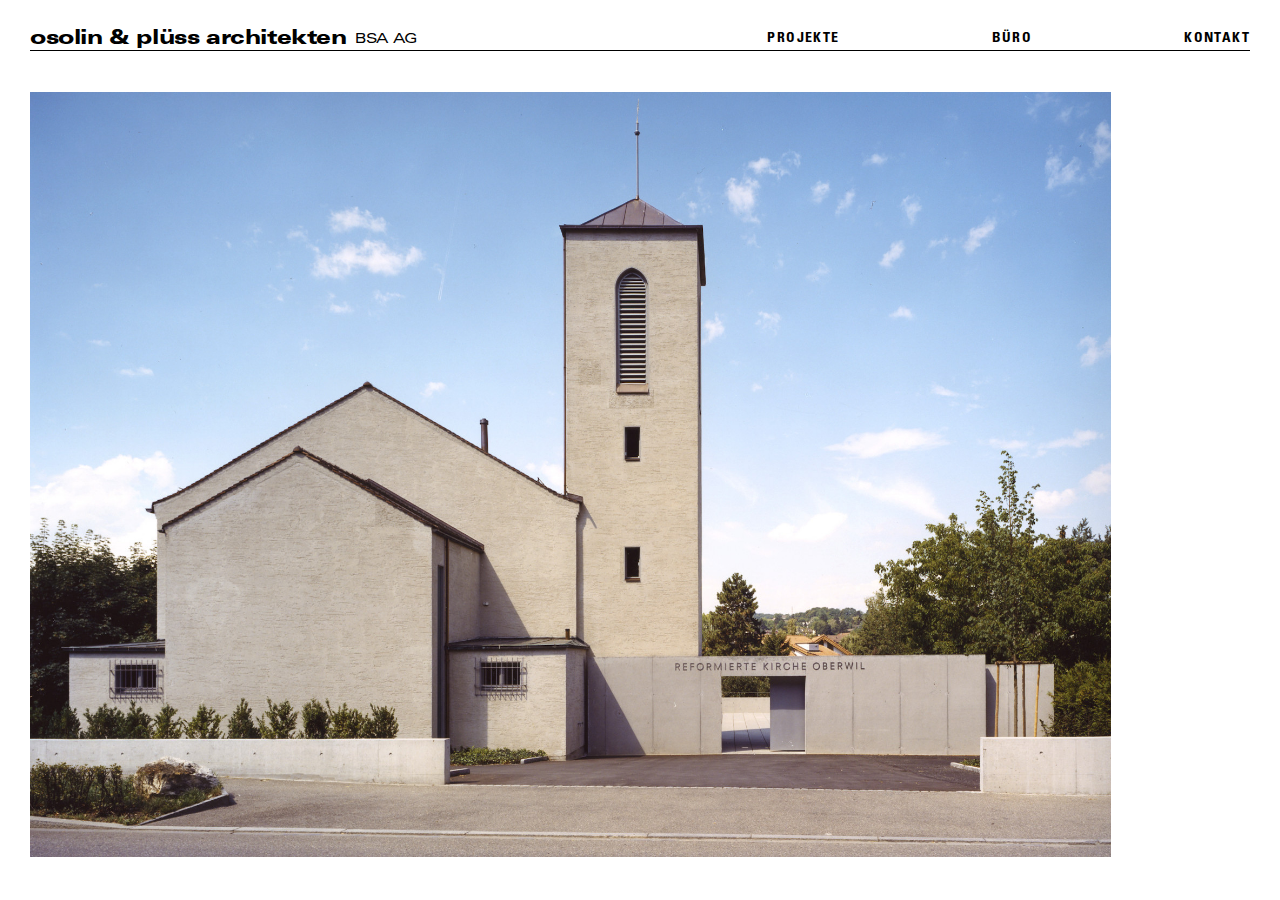
<file: index.html>
<!DOCTYPE html>
<html lang="en">

<head>
    <meta charset="UTF-8">
    <meta http-equiv="X-UA-Compatible" content="IE=edge">
    <meta name="viewport" content="width=device-width, initial-scale=1.0">
    <link rel="stylesheet" href="./public/css/styles.css">

    <script src="https://ajax.googleapis.com/ajax/libs/jquery/3.6.0/jquery.min.js"></script>
    <script src='./scripts/modernizr-custom.js'></script>

    <title>Osolin & Plüss Architekten</title>
</head>


<body>
    <div class="main-parent">
        <div class="padding-child"></div>
        <div class="header-child">
            <span class="logo-title">
                <span class="logo-bg" title="./index.html">osolin & plüss architekten </span>
                <span class="logo-title-add ">BSA AG</span>
            </span>
            <div class="header-links">
                <span class="projekt"> 
                    <p class="clickable-pl">PROJEKTE</p>
                    <p class="closed-list">X</p>
                </span>
                <span class="büro"> <p class="clickable" title="./buero.html">BÜRO</p> </span>
                <span class="kontakt" > <p class="clickable" title="./kontakt.html">KONTAKT</p></span>

                <!-- projekt unten für mobile -->
                <span class="projekt-m"> 
                    <p class="clickable-pl" >PROJEKTE</p>
                    <p class="closed-list">V</p>
                </span>
                <!--  -->
                
            </div>

        </div>
        <div class="projectlist-child">
            <div class="projectlist-title-container">
                <div class="list-padding"></div>
                <div class="projectlist">
                    <!-- <span class="projectlist-title">
                        <p class="clickable clickable-pl">PROJEKTE</p>
                        <p class="closed-list">X</p>

                    </span> -->
                </div>
            </div>
            <div class="list-container">
                <div class="list-column-on">
                    <span class="list-item">
                        <p class="clickable" title="./p11.html"> 11 Klybeckstrasse </p>
                    </span>
                    <span class="list-item">
                        <p class="clickable" title="./p22.html"> 22 Reformierte Kirche Oberwil </p>
                    </span>
                </div>
                <div class="list-column-on-2">
                    <span class="list-item">
                        <p class="clickable" title="./p35.html"> 35 Aescherstrasse </p>
                    </span>
                    <span class="list-item">
                        <p class="clickable" title="./p40.html"> 40 Musikakademie </p>
                    </span>


                </div>

            </div>
        </div>
        <div class="content-wrapper">
            <div class="content-child">
                <div class="img-section">
                    <div class="img-container-x">

                        <div class="img-padding-hor-cont">

                            <img class="image img-index" src="./public/img/22RKO/Bilder/RKO 1.JPG" alt="">
                        

                            <div class="img-padding-hor"></div>
                        </div>
                        <div class="img-padding-vert"></div>
                    </div>
                    <div class="plan-container">

                        <div class="img-padding-hor-cont">


                            <div class="img-padding-hor"></div>
                        </div>
                        <div class="img-padding-vert"></div>
                    </div>

                </div>
            </div>
        </div>
        <div class="padding-child-2"></div>
    </div>






</body>

<script type="" src='./scripts/projectList.js'></script>
<script type="" src='./scripts/slider.js'></script>
<script type='text/javascript' src='./scripts/dynamicpage.js'></script>

</html>
</file>
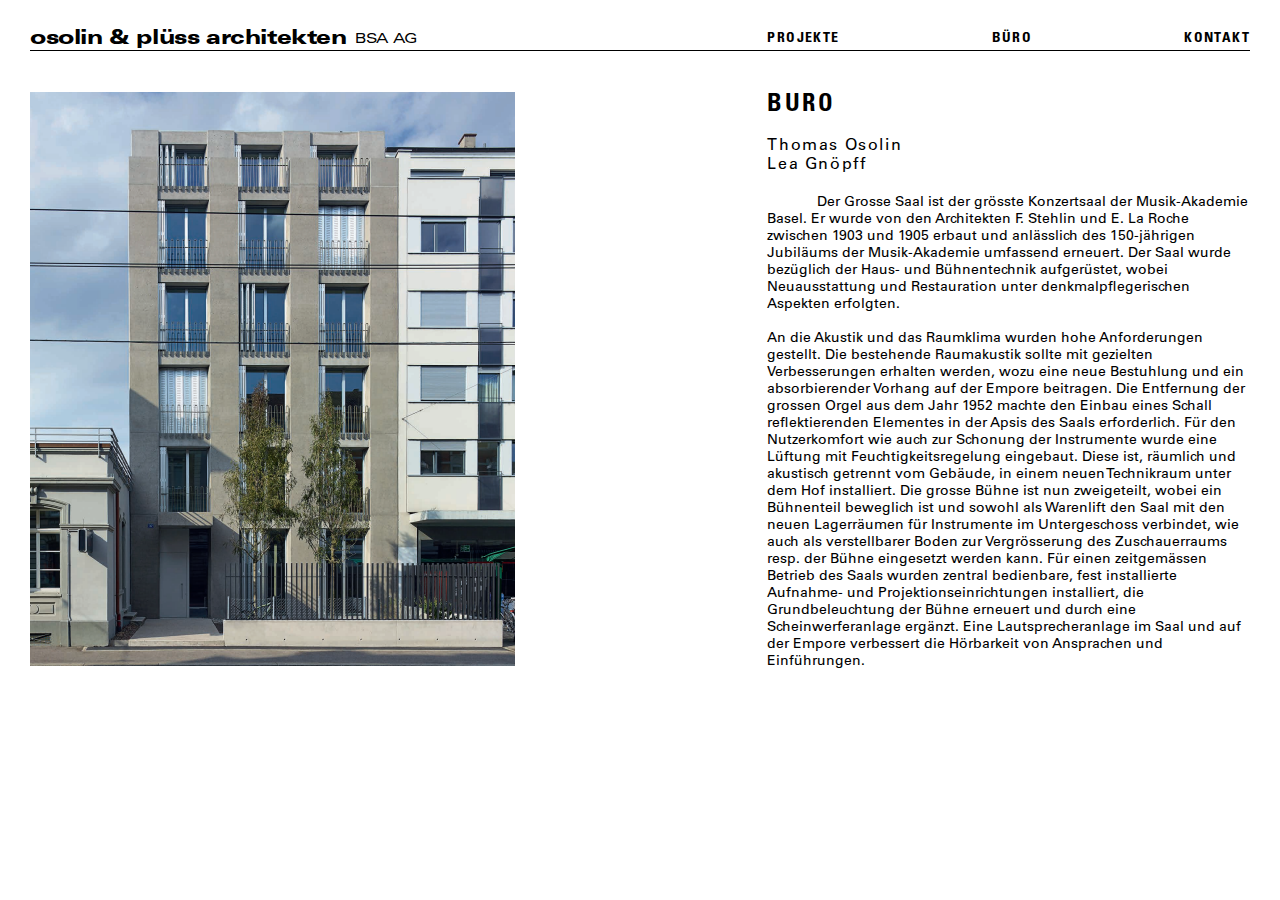
<file: buero.html>
<!DOCTYPE html>
<html lang="en">

<head>
    <meta charset="UTF-8">
    <meta http-equiv="X-UA-Compatible" content="IE=edge">
    <meta name="viewport" content="width=device-width, initial-scale=1.0">
    <link rel="stylesheet" href="./public/css/styles.css">
    <script src="https://ajax.googleapis.com/ajax/libs/jquery/3.6.0/jquery.min.js"></script>
    <script src='./scripts/modernizr-custom.js'></script>

    <title>Osolin & Plüss Architekten</title>
</head>

<body>
    <div class="main-parent">
        <div class="padding-child"></div>
        <div class="header-child">
            <span class="logo-title"><span class="logo-bg" title="./index.html">osolin & plüss architekten </span>
                <span class="logo-title-add ">BSA AG</span> </span>
            <div class="header-links">
                <span class="projekt"> 
                    <p class="clickable-pl" >PROJEKTE</p>
                    <p class="closed-list">X</p>
                </span>
                <span class="büro"> <p class="clickable" title="./buero.html">BÜRO</p> </span>
                <span class="kontakt" > <p class="clickable" title="./kontakt.html">KONTAKT</p></span>

                <!-- projekt unten für mobile -->
                <span class="projekt-m"> 
                    <p class="clickable-pl" >PROJEKTE</p>
                    <p class="closed-list">X</p>
                </span>
                <!--  -->

            </div>

        </div>
        <div class="projectlist-child">
            <div class="projectlist-title-container">
                <div class="list-padding"></div>
                <div class="projectlist">
                    <span class="projectlist-title">
                        <p class="clickable clickable-pl">PROJEKTE</p>
                        <p class="closed-list">X</p>

                    </span>
                </div>
            </div>
            <div class="list-container">
                <div class="list-column-on">
                    <span class="list-item"> <p class="clickable" title="./p31.html"> 31 Grosser Saal Musikakademie Basel </p> </span>
                    <span class="list-item">22 Neubau Äscherstrasse Basel </span>
                    <span class="list-item">47 Wettbewerb Schloss Frauenfeld </span>
                    <span class="list-item">07 Neubau Socinstrasse 46</span>
                    <span class="list-item"> <p class="clickable" title="./p31.html"> 31 Grosser Saal Musikakademie Basel </p> </span>
                    <span class="list-item">22 Neubau Äscherstrasse Basel </span>
                    <span class="list-item">47 Wettbewerb Schloss Frauenfeld </span>
                    <span class="list-item">07 Neubau Socinstrasse 46</span>
                    <span class="list-item"> <p class="clickable" title="./p31.html"> 31 Grosser Saal Musikakademie Basel </p> </span>
                </div>
                <div class="list-column-on-2">
                    <span class="list-item"> <p class="clickable" title="./p22.html"> 22 Neubau Äscherstrasse Basel </p></span>
                    <span class="list-item">47 Wettbewerb Schloss Frauenfeld </span>
                    <span class="list-item">07 Neubau Socinstrasse 46</span>
                    <span class="list-item">47 Wettbewerb Schloss Frauenfeld </span>
                    <span class="list-item">31 Grosser Saal Musikakademie Basel</span>
                    <span class="list-item"> <p class="clickable" title="./p22.html"> 22 Neubau Äscherstrasse Basel </p></span>
                    <span class="list-item">47 Wettbewerb Schloss Frauenfeld </span>
                    <span class="list-item"> <p class="clickable" title="./p22.html"> 22 Neubau Äscherstrasse Basel </p></span>
                    <span class="list-item">47 Wettbewerb Schloss Frauenfeld </span>

                </div>

            </div>
        </div>
        <div class="content-wrapper">
            <div class="content-child">
                <div class="img-section">
                    <div class="img-container-x">

                        <div class="img-padding-hor-cont">

                            <img class="image" id="img1" src="./public/img/kontakt.png" alt="">
                            
                            <div class="img-padding-hor"></div>
                        </div>
                        <div class="img-padding-vert"></div>
                    </div>
                    

                </div>
                
                <div class="info-section">
                    <div class="project-header">
                        
                        <div class="project-info">
                            <p class="project-title">Büro</p>
                            <p class="add-project-info"> <br>  Thomas Osolin <br> Lea Gnöpff </p>
                        </div>
                    </div>
                    <div class="text-container">
                        <p class="project-description">
                            Der Grosse Saal ist der grösste Konzertsaal der Musik-Akademie Basel. Er wurde von den
                            Architekten F. Stehlin und E. La Roche zwischen 1903 und 1905 erbaut und anlässlich des
                            150-jährigen Jubiläums der Musik-Akademie umfassend erneuert. Der Saal wurde bezüglich der
                            Haus- und Bühnentechnik aufgerüstet, wobei Neuausstattung und Restauration unter
                            denkmalpflegerischen Aspekten erfolgten. <br><br>
                            An die Akustik und das Raumklima wurden hohe Anforderungen gestellt. Die bestehende
                            Raumakustik sollte mit gezielten Verbesserungen erhalten werden, wozu eine neue Bestuhlung
                            und ein absorbierender Vorhang auf der Empore beitragen. Die Entfernung der grossen Orgel
                            aus dem Jahr 1952 machte den Einbau eines Schall reflektierenden Elementes in der Apsis des
                            Saals erforderlich. Für den Nutzerkomfort wie auch zur Schonung der Instrumente wurde eine
                            Lüftung mit Feuchtigkeitsregelung eingebaut. Diese ist, räumlich und akustisch getrennt vom
                            Gebäude, in einem neuen Technikraum unter dem Hof installiert.
                            Die grosse Bühne ist nun zweigeteilt, wobei ein Bühnenteil beweglich ist und sowohl als
                            Warenlift den Saal mit den neuen Lagerräumen für Instrumente im Untergeschoss verbindet, wie
                            auch als verstellbarer Boden zur Vergrösserung des Zuschauerraums resp. der Bühne eingesetzt
                            werden kann. Für einen zeitgemässen Betrieb des Saals wurden zentral bedienbare, fest
                            installierte Aufnahme- und Projektionseinrichtungen installiert, die Grundbeleuchtung der
                            Bühne erneuert und durch eine Scheinwerferanlage ergänzt. Eine Lautsprecheranlage im Saal
                            und auf der Empore verbessert die Hörbarkeit von Ansprachen und Einführungen. 


                        </p>
                    </div>
                        
                </div>
            </div>
        </div>
        <div class="padding-child-2"></div>
    </div>


</body>

<script type="" src='./scripts/projectList.js'></script>
<script type="" src='./scripts/slider.js'></script>
<script type='text/javascript' src='./scripts/dynamicpage.js'></script>

</html>
</file>
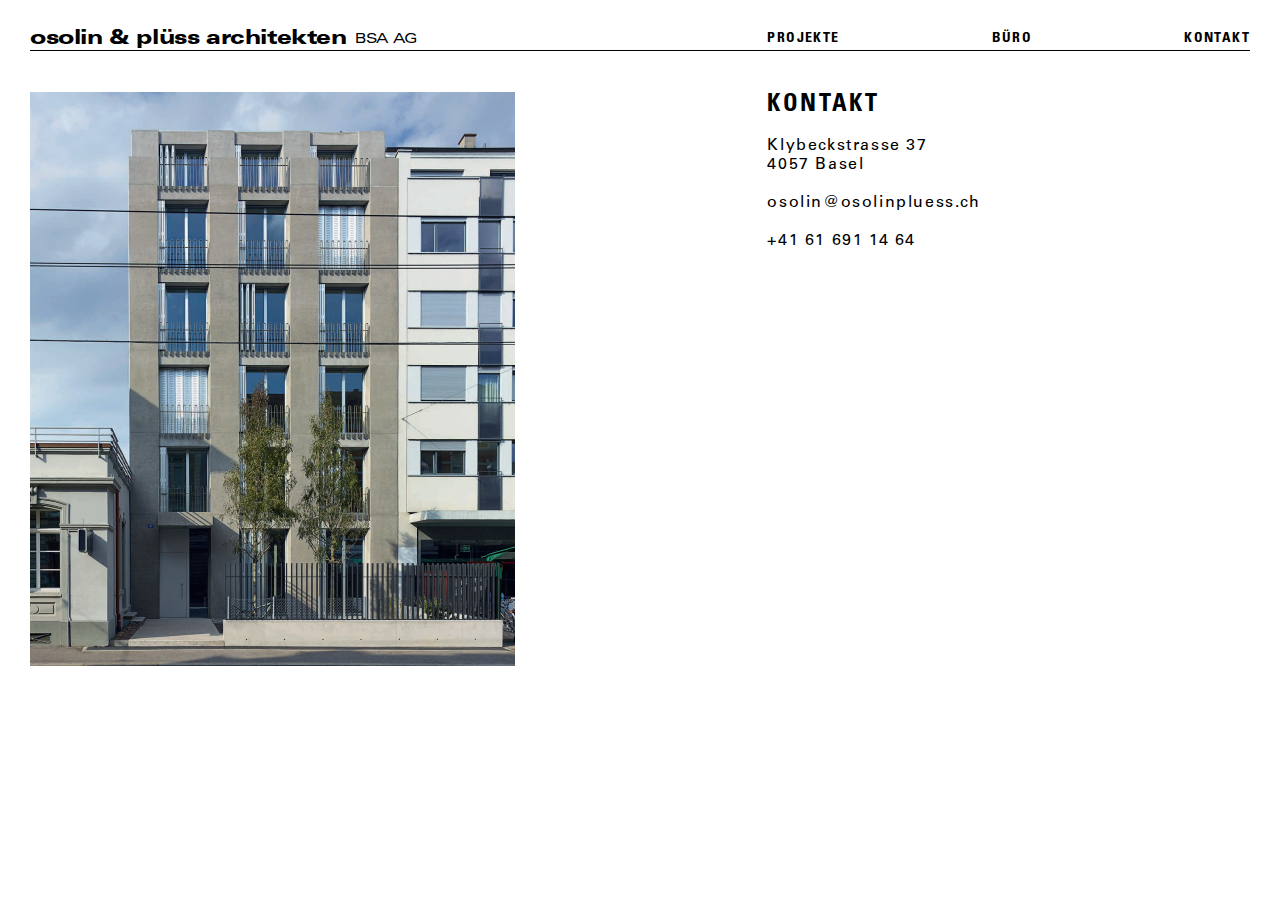
<file: kontakt.html>
<!DOCTYPE html>
<html lang="en">

<head>
    <meta charset="UTF-8">
    <meta http-equiv="X-UA-Compatible" content="IE=edge">
    <meta name="viewport" content="width=device-width, initial-scale=1.0">
    <link rel="stylesheet" href="./public/css/styles.css">
    <script src="https://ajax.googleapis.com/ajax/libs/jquery/3.6.0/jquery.min.js"></script>
    <script src='./scripts/modernizr-custom.js'></script>

    <title>Osolin & Plüss Architekten</title>
</head>

<body>
    <div class="main-parent">
        <div class="padding-child"></div>
        <div class="header-child">
            <span class="logo-title"><span class="logo-bg" title="./index.html">osolin & plüss architekten </span>
                <span class="logo-title-add ">BSA AG</span> </span>
            <div class="header-links">
                <span class="projekt"> 
                    <p class="clickable-pl" >PROJEKTE</p>
                    <p class="closed-list">X</p>
                </span>
                <span class="büro"> <p class="clickable" title="./buero.html">BÜRO</p> </span>
                <span class="kontakt" > <p class="clickable" title="./kontakt.html">KONTAKT</p></span>

                <!-- projekt unten für mobile -->
                <span class="projekt-m"> 
                    <p class="clickable-pl" >PROJEKTE</p>
                    <p class="closed-list">X</p>
                </span>
                <!--  -->

            </div>

        </div>
        <div class="projectlist-child">
            <div class="projectlist-title-container">
                <div class="list-padding"></div>
                <div class="projectlist">
                    <span class="projectlist-title">
                        <p class="clickable clickable-pl">PROJEKTE</p>
                        <p class="closed-list">X</p>

                    </span>
                </div>
            </div>
            <div class="list-container">
                <div class="list-column-on">
                    <span class="list-item"> <p class="clickable" title="./p31.html"> 31 Grosser Saal Musikakademie Basel </p> </span>
                    <span class="list-item">22 Neubau Äscherstrasse Basel </span>
                    <span class="list-item">47 Wettbewerb Schloss Frauenfeld </span>
                    <span class="list-item">07 Neubau Socinstrasse 46</span>
                    <span class="list-item"> <p class="clickable" title="./p31.html"> 31 Grosser Saal Musikakademie Basel </p> </span>
                    <span class="list-item">22 Neubau Äscherstrasse Basel </span>
                    <span class="list-item">47 Wettbewerb Schloss Frauenfeld </span>
                    <span class="list-item">07 Neubau Socinstrasse 46</span>
                    <span class="list-item"> <p class="clickable" title="./p31.html"> 31 Grosser Saal Musikakademie Basel </p> </span>
                </div>
                <div class="list-column-on-2">
                    <span class="list-item"> <p class="clickable" title="./p22.html"> 22 Neubau Äscherstrasse Basel </p></span>
                    <span class="list-item">47 Wettbewerb Schloss Frauenfeld </span>
                    <span class="list-item">07 Neubau Socinstrasse 46</span>
                    <span class="list-item">47 Wettbewerb Schloss Frauenfeld </span>
                    <span class="list-item">31 Grosser Saal Musikakademie Basel</span>
                    <span class="list-item"> <p class="clickable" title="./p22.html"> 22 Neubau Äscherstrasse Basel </p></span>
                    <span class="list-item">47 Wettbewerb Schloss Frauenfeld </span>
                    <span class="list-item"> <p class="clickable" title="./p22.html"> 22 Neubau Äscherstrasse Basel </p></span>
                    <span class="list-item">47 Wettbewerb Schloss Frauenfeld </span>

                </div>

            </div>
        </div>
        <div class="content-wrapper">
            <div class="content-child">
                <div class="img-section">
                    <div class="img-container-x">

                        <div class="img-padding-hor-cont">

                            <img class="image" id="img1" src="./public/img/kontakt.png" alt="">
                            
                            <div class="img-padding-hor"></div>
                        </div>
                        <div class="img-padding-vert"></div>
                    </div>
                    
                    <!-- <div class="buttons-area">
                        <div class="buttons"><span class="button-name" id="img-btn">BILDER</span></div>

                        <div class="buttons pläne"><span class="button-name" id="pln-btn">PLÄNE</span></div>
                    </div> -->
                </div>
                <div class="info-section">
                    <div class="project-header">
                        <!-- <div class="pr-number">
                            <div class="nr">31</div>
                        </div> -->
                        <div class="project-info">
                            <p class="project-title">KONTAKT</p>
                            <p class="add-project-info"> <br>  Klybeckstrasse 37 <br> 4057 Basel <br> <br> osolin@osolinpluess.ch <br> <br>+41 61 691 14 64 </p>
                        </div>
                    </div>
                    <!-- <div class="text-container">
                        <p class="project-description">
                            Der Grosse Saal ist der grösste Konzertsaal der Musik-Akademie Basel. Er wurde von den
                            Architekten F. Stehlin und E. La Roche zwischen 1903 und 1905 erbaut und anlässlich des
                            150-jährigen Jubiläums der Musik-Akademie umfassend erneuert. Der Saal wurde bezüglich der
                            Haus- und Bühnentechnik aufgerüstet, wobei Neuausstattung und Restauration unter
                            denkmalpflegerischen Aspekten erfolgten. <br><br>
                            An die Akustik und das Raumklima wurden hohe Anforderungen gestellt. Die bestehende
                            Raumakustik sollte mit gezielten Verbesserungen erhalten werden, wozu eine neue Bestuhlung
                            und ein absorbierender Vorhang auf der Empore beitragen. Die Entfernung der grossen Orgel
                            aus dem Jahr 1952 machte den Einbau eines Schall reflektierenden Elementes in der Apsis des
                            Saals erforderlich. Für den Nutzerkomfort wie auch zur Schonung der Instrumente wurde eine
                            Lüftung mit Feuchtigkeitsregelung eingebaut. Diese ist, räumlich und akustisch getrennt vom
                            Gebäude, in einem neuen Technikraum unter dem Hof installiert.
                            Die grosse Bühne ist nun zweigeteilt, wobei ein Bühnenteil beweglich ist und sowohl als
                            Warenlift den Saal mit den neuen Lagerräumen für Instrumente im Untergeschoss verbindet, wie
                            auch als verstellbarer Boden zur Vergrösserung des Zuschauerraums resp. der Bühne eingesetzt
                            werden kann. Für einen zeitgemässen Betrieb des Saals wurden zentral bedienbare, fest
                            installierte Aufnahme- und Projektionseinrichtungen installiert, die Grundbeleuchtung der
                            Bühne erneuert und durch eine Scheinwerferanlage ergänzt. Eine Lautsprecheranlage im Saal
                            und auf der Empore verbessert die Hörbarkeit von Ansprachen und Einführungen. <br><br>
                            Durch den Einbau von zwei neuen Verbindungstüren zum Foyer kann der Zuschauerbereich bei
                            Bedarf vergrössert werden. In das Foyer wurden neue Vorräume eingebaut, welche als Klima-
                            und Akustikschleusen dienen. Die Stufung auf der Empore wurde erhöht zur Verbesserung der
                            Sicht auf die Bühne. Umfangreiche Brandschutzmassnahmen sichern den intensiven Betrieb im
                            Grossen Saal.<br><br>
                            Die Analyse der originalen Farbgebung des Saals bildete die Grundlage für das neue
                            Farbkonzept, welches bezüglich der einzelnen Farbtöne eine Neuinterpretation darstellt,
                            bezüglich der Verhältnisse der Farbtöne zueinander und deren Materialisierung jedoch dem
                            Original folgt.
                            <br><br>
                            Nach Abschluss der Bauarbeiten wurde der Hof neu gestaltet. Durch umfangreiche Rodungen
                            wurde dieser geweitet und wird nun durch die umliegenden Gebäude räumlich ausgezeichnet.
                            Parkplätze wurden aufgehoben und die Rasenfläche vergrössert, wobei die bestehende
                            Bepflanzung entlang den Fassaden gezielt ergänzt wurde. Die neue Aussenmöblierung der
                            Cafeteria trägt dazu bei, den Hof zu einem attraktiven Aufenthaltsort zu machen.

                            <br><br>
                            Bauherrschaft: Musik-Akademie der Stadt Basel <br>
                            Planer: Osolin & Plüss Architekten BSA AG, Frei Ingenieure, Eplan AG Elektroingeneering,
                            Eotec AG Medientechnik, Classen Haustechnik, Lichtplanung Stefan Bormann, Zimmermann +
                            Leuthe GmbH Bauphysik, WSDG Akustik, Professional Security Design AG Brandschutz, Eberhard
                            Bühnen AG, August und Margrith Künzel Landschaftsarchitekten AG <br>
                            Baubegleitung: Denkmalpflege Basel-Stadt, Architektur Konservierung Mirjam Jullien
                            Fotografie: Ruedi Walti

                            <br>


                        </p>
                    </div> -->
                </div>
            </div>
        </div>
        <div class="padding-child-2"></div>
    </div>


</body>

<script type="" src='./scripts/projectList.js'></script>
<script type="" src='./scripts/slider.js'></script>
<script type='text/javascript' src='./scripts/dynamicpage.js'></script>

</html>
</file>
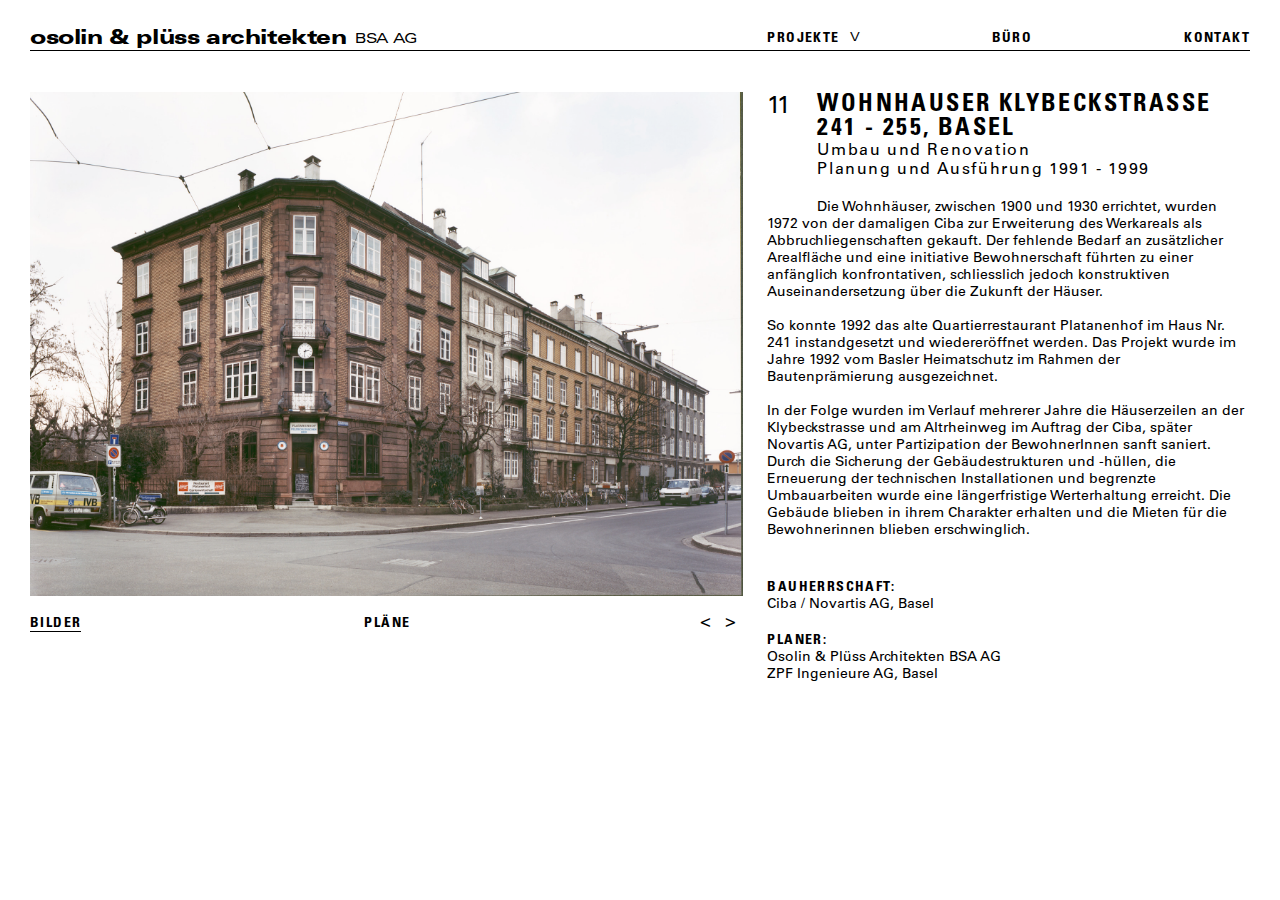
<file: p11.html>
<!DOCTYPE html>
<html lang="de">

<head>
    <meta charset="UTF-8">
    <meta http-equiv="X-UA-Compatible" content="IE=edge">
    <meta name="viewport" content="width=device-width, initial-scale=1.0">

    <link rel="stylesheet" href="./public/css/styles.css">

    <script src="https://ajax.googleapis.com/ajax/libs/jquery/3.6.0/jquery.min.js"></script>
    <script src='./scripts/modernizr-custom.js'></script>

    <title>Wohnhäuser Klybeckstrasse</title>
</head>

<body>
    <div class="main-parent">
        <div class="padding-child">
        </div>
        <div class="header-child">
            <span class="logo-title">
                <span class="logo-bg" title="./index.html">osolin & plüss architekten
                </span>
                <span class="logo-title-add ">BSA AG
                </span>
            </span>
            <div class="header-links">
                <span class="projekt">
                    <p class="clickable-pl">PROJEKTE</p>
                    <p class="triangle">V</p>
                    <p class="closed-list">X</p>
                </span>
                <span class="büro">
                    <p class="clickable" title="./buero.html">BÜRO</p>
                </span>
                <span class="kontakt">
                    <p class="clickable" title="./kontakt.html">KONTAKT</p>
                </span>

                <!-- projekt unten für mobile -->

                <!--  -->
            </div>
            <div class="header-links header-links-2">
                <span class="projekt-m">
                    <p class="clickable-pl">PROJEKTE</p>
                    <p class="triangle">V</p>
                    <p class="closed-list">X</p>
                </span>
            </div>

        </div>
        <div class="projectlist-child">
            <div class="projectlist-title-container">
                <div class="list-padding">
                </div>
                <div class="projectlist">
                    <span class="projectlist-title">
                        <p class="clickable clickable-pl">PROJEKTE</p>
                        <p class="closed-list">X</p>
                    </span>
                </div>
            </div>
            <div class="list-container">
                <div class="list-column-on">
                    <span class="list-item">
                        <p class="clickable" title="./p11.html"> 11 Klybeckstrasse </p>
                    </span>
                    <span class="list-item">
                        <p class="clickable" title="./p22.html"> 22 Reformierte Kirche Oberwil </p>
                    </span>
                </div>
                <div class="list-column-on-2">
                    <span class="list-item">
                        <p class="clickable" title="./p35.html"> 35 Aescherstrasse </p>
                    </span>
                    <span class="list-item">
                        <p class="clickable" title="./p40.html"> 40 Musikakademie </p>
                    </span>


                </div>

            </div>
        </div>

        <div class="content-wrapper">
            <div class="content-child">
                <div class="img-section">
                    <div class="img-container">

                        <div class="img-padding-hor-cont">

                            <img class="image" id="img1" src="./public/img/11KLY/Bilder/KLY 1a.jpg" alt="">
                            <img class="image" id="img2" src="./public/img/11KLY/Bilder/KLY 2.jpg" alt="">
                            <img class="image" id="img3" src="./public/img/11KLY/Bilder/KLY 3.jpg" alt="">
                            <img class="image" id="img4" src="./public/img/11KLY/Bilder/KLY 4.jpg" alt="">




                        </div>
                    </div>
                    <div class="plan-container">

                        <div class="img-padding-hor-cont">

                            <img class="image" id="pln1" src="./public/img/11KLY/Pläne/KLY 1 UG.png" alt="">
                            <img class="image" id="pln2" src="./public/img/11KLY/Pläne/KLY 2 EG.png" alt="">
                            <img class="image" id="pln3" src="./public/img/11KLY/Pläne/KLY 2 OG1.png" alt="">
                            <img class="image" id="pln4" src="./public/img/11KLY/Pläne/KLY 4 OG2.png" alt="">
                            <img class="image" id="pln5" src="./public/img/11KLY/Pläne/KLY 5 OG3.png" alt="">
                            <img class="image" id="pln6" src="./public/img/11KLY/Pläne/KLY 6 OG4.png" alt="">
                            <img class="image" id="pln7" src="./public/img/11KLY/Pläne/KLY 7 Strassenfassaden.png"
                                alt="">
                            <img class="image" id="pln8" src="./public/img/11KLY/Pläne/KLY 8 Hoffassaden.png" alt="">
                            <img class="image" id="pln9" src="./public/img/11KLY/Pläne/KLY 9 Varianten.png" alt="">
                            <img class="image" id="pln10" src="./public/img/11KLY/Pläne/KLY 10 Wohnung.png" alt="">

                        </div>
                    </div>

                    <div class="buttons-area">
                        <div class="buttons">
                            <span class="button-name" id="img-btn">BILDER</span>
                        </div>
                        <div class="buttons pläne">
                            <span class="button-name" id="pln-btn">PLÄNE</span>
                        </div>
                        <div class="slider-arrows" id="img-arrows">
                            <div class="arrow">
                                <span class="ar-left ar-l-img">&#60;</span>
                            </div>
                            <div class="arrow">
                                <span class="ar-right ar-r-img">&#62;</span>
                            </div>
                        </div>
                        <div class="slider-arrows" id="pln-arrows">
                            <div class="arrow">
                                <span class="ar-left ar-l-pln">&#60;</span>
                            </div>
                            <div class="arrow">
                                <span class="ar-right ar-r-pln">&#62;</span>
                            </div>
                        </div>
                    </div>
                </div>

                <div class="info-section">
                    <div class="project-header">
                        <div class="pr-number">
                            <div class="nr">11</div>
                        </div>
                        <div class="project-info">
                            <p class="project-title">Wohnhäuser Klybeckstrasse 241 - 255, Basel</p>
                            <p class="add-project-info">Umbau und Renovation <br> Planung und Ausführung 1991 - 1999
                            </p>
                        </div>
                    </div>
                    <div class="text-container">
                        <p class="project-description">
                            Die Wohnhäuser, zwischen 1900 und 1930 errichtet, wurden 1972 von der damaligen Ciba zur
                            Erweiterung des Werkareals als Abbruchliegenschaften gekauft. Der fehlende Bedarf an
                            zusätzlicher Arealfläche und eine initiative Bewohnerschaft führten zu einer anfänglich
                            konfrontativen, schliesslich jedoch konstruktiven Auseinandersetzung über die Zukunft der
                            Häuser.
                            <br> <br>
                            So konnte 1992 das alte Quartierrestaurant Platanenhof im Haus Nr. 241 instandgesetzt und
                            wiedereröffnet werden.
                            Das Projekt wurde im Jahre 1992 vom Basler Heimatschutz im Rahmen der Bautenprämierung
                            ausgezeichnet.
                            <br> <br>
                            In der Folge wurden im Verlauf mehrerer Jahre die Häuserzeilen an der Klybeckstrasse und am
                            Altrheinweg im Auftrag der Ciba, später Novartis AG, unter Partizipation der BewohnerInnen
                            sanft saniert. Durch die Sicherung der Gebäudestrukturen und -hüllen, die Erneuerung der
                            technischen Installationen und begrenzte Umbauarbeiten wurde eine längerfristige
                            Werterhaltung erreicht. Die Gebäude blieben in ihrem Charakter erhalten und die Mieten für
                            die Bewohnerinnen blieben erschwinglich.
                            


                            <div class="credits-area">
                                <p class="credits-title">Bauherrschaft:
                                </p>
                                <p class="credits">
                                    Ciba / Novartis AG, Basel
                                </p>

                                <br>
                                <p class="credits-title">Planer:
                                </p>
                                <p class="credits">
                                    Osolin & Plüss Architekten BSA AG
                                    <br>  
                                    ZPF Ingenieure AG, Basel

                                </p>
                        </p>
                    </div>
                </div>
            </div>
        </div>
    </div>
    <div class="padding-child-2"></div>
    </div>


</body>

<script type="text/javascript" src='./scripts/projectList.js'></script>
<script type="text/javascript" src='./scripts/slider.js'></script>
<script type='text/javascript' src='./scripts/dynamicpage.js'></script>


</html>
</file>
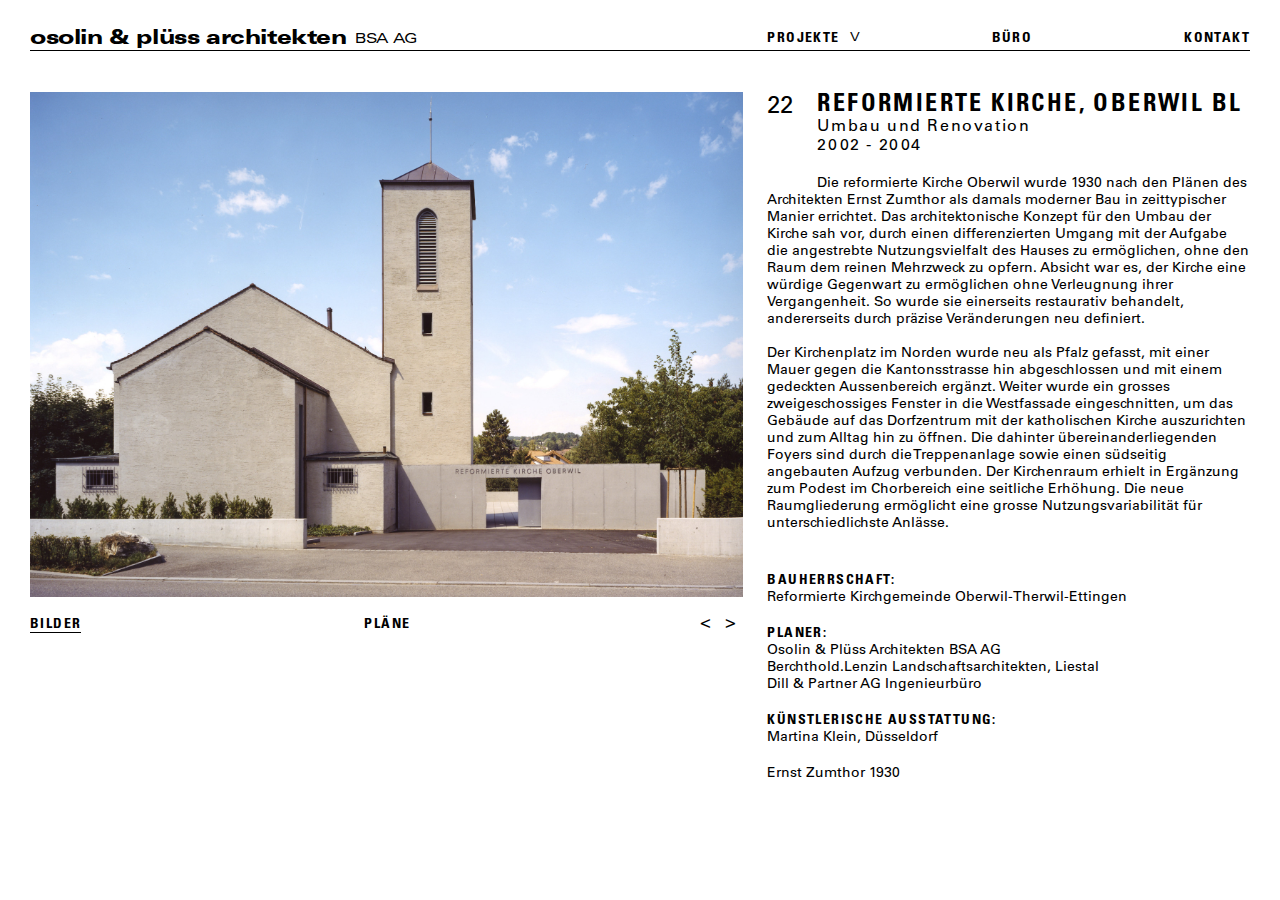
<file: p22.html>
<!DOCTYPE html>
<html lang="de">

<head>
    <meta charset="UTF-8">
    <meta http-equiv="X-UA-Compatible" content="IE=edge">
    <meta name="viewport" content="width=device-width, initial-scale=1.0">

    <link rel="stylesheet" href="./public/css/styles.css">

    <script src="https://ajax.googleapis.com/ajax/libs/jquery/3.6.0/jquery.min.js"></script>
    <script src='./scripts/modernizr-custom.js'></script>

    <title>Reformierte Kirche Oberwil</title>
</head>

<body>
    <div class="main-parent">
        <div class="padding-child">
        </div>
        <div class="header-child">
            <span class="logo-title">
                <span class="logo-bg" title="./index.html">osolin & plüss architekten
                </span>
                <span class="logo-title-add ">BSA AG
                </span>
            </span>
            <div class="header-links">
                <span class="projekt">
                    <p class="clickable-pl">PROJEKTE</p>
                    <p class="triangle">V</p>
                    <p class="closed-list">X</p>
                </span>
                <span class="büro">
                    <p class="clickable" title="./buero.html">BÜRO</p>
                </span>
                <span class="kontakt">
                    <p class="clickable" title="./kontakt.html">KONTAKT</p>
                </span>

                <!-- projekt unten für mobile -->

                <!--  -->
            </div>
            <div class="header-links header-links-2">
                <span class="projekt-m">
                    <p class="clickable-pl">PROJEKTE</p>
                    <p class="triangle">V</p>
                    <p class="closed-list">X</p>
                </span>
            </div>

        </div>
        <div class="projectlist-child">
            <div class="projectlist-title-container">
                <div class="list-padding">
                </div>
                <div class="projectlist">
                    <span class="projectlist-title">
                        <p class="clickable clickable-pl">PROJEKTE</p>
                        <p class="closed-list">X</p>
                    </span>
                </div>
            </div>
            <div class="list-container">
                <div class="list-column-on">
                    <span class="list-item">
                        <p class="clickable" title="./p11.html"> 11 Klybeckstrasse </p>
                    </span>
                    <span class="list-item">
                        <p class="clickable" title="./p22.html"> 22 Reformierte Kirche Oberwil </p>
                    </span>
                </div>
                <div class="list-column-on-2">
                    <span class="list-item">
                        <p class="clickable" title="./p35.html"> 35 Aescherstrasse </p>
                    </span>
                    <span class="list-item">
                        <p class="clickable" title="./p40.html"> 40 Musikakademie </p>
                    </span>


                </div>

            </div>
        </div>

        <div class="content-wrapper">
            <div class="content-child">
                <div class="img-section">
                    <div class="img-container">

                        <div class="img-padding-hor-cont">

                            <img class="image" id="img1" src="./public/img/22RKO/Bilder/RKO 1.JPG" alt="">
                            <img class="image" id="img2" src="./public/img/22RKO/Bilder/RKO 2.JPG" alt="">
                            <img class="image" id="img3" src="./public/img/22RKO/Bilder/RKO 3.JPG" alt="">
                            <img class="image" id="img4" src="./public/img/22RKO/Bilder/RKO 4.JPG" alt="">
                            <img class="image" id="img5" src="./public/img/22RKO/Bilder/RKO 5.JPG" alt="">
                            <img class="image" id="img6" src="./public/img/22RKO/Bilder/RKO 6.JPG" alt="">
                            <img class="image" id="img7" src="./public/img/22RKO/Bilder/RKO 7.JPG" alt="">
                            <img class="image" id="img8" src="./public/img/22RKO/Bilder/RKO 8.JPG" alt="">
                            <img class="image" id="img9" src="./public/img/22RKO/Bilder/RKO 9.JPG" alt="">




                        </div>
                    </div>
                    <div class="plan-container">

                        <div class="img-padding-hor-cont">

                            <img class="image" id="pln1" src="./public/img/22RKO/Pläne/RKO Plan 1.png" alt="">
                            <img class="image" id="pln2" src="./public/img/22RKO/Pläne/RKO Plan 2.png" alt="">
                        </div>
                    </div>

                    <div class="buttons-area">
                        <div class="buttons">
                            <span class="button-name" id="img-btn">BILDER</span>
                        </div>
                        <div class="buttons pläne">
                            <span class="button-name" id="pln-btn">PLÄNE</span>
                        </div>
                        <div class="slider-arrows" id="img-arrows">
                            <div class="arrow">
                                <span class="ar-left ar-l-img">&#60;</span>
                            </div>
                            <div class="arrow">
                                <span class="ar-right ar-r-img">&#62;</span>
                            </div>
                        </div>
                        <div class="slider-arrows" id="pln-arrows">
                            <div class="arrow">
                                <span class="ar-left ar-l-pln">&#60;</span>
                            </div>
                            <div class="arrow">
                                <span class="ar-right ar-r-pln">&#62;</span>
                            </div>
                        </div>
                    </div>
                </div>

                <div class="info-section">
                    <div class="project-header">
                        <div class="pr-number">
                            <div class="nr">22</div>
                        </div>
                        <div class="project-info">
                            <p class="project-title">Reformierte Kirche, Oberwil BL</p>
                            <p class="add-project-info">
                                Umbau und Renovation <br>
                                2002 - 2004
                            </p>
                        </div>
                    </div>
                    <div class="text-container">
                        <p class="project-description">
                            Die reformierte Kirche Oberwil wurde 1930 nach den Plänen des Architekten Ernst Zumthor als
                            damals moderner Bau in zeittypischer Manier errichtet. Das architektonische Konzept für den
                            Umbau der Kirche sah vor, durch einen differenzierten Umgang mit der Aufgabe die angestrebte
                            Nutzungsvielfalt des Hauses zu ermöglichen, ohne den Raum dem reinen Mehrzweck zu opfern.
                            Absicht war es, der Kirche eine würdige Gegenwart zu ermöglichen ohne Verleugnung ihrer
                            Vergangenheit. So wurde sie einerseits restaurativ behandelt, andererseits durch präzise
                            Veränderungen neu definiert.
                            <br> <br>
                            Der Kirchenplatz im Norden wurde neu als Pfalz gefasst, mit einer Mauer gegen die
                            Kantonsstrasse hin abgeschlossen und mit einem gedeckten Aussenbereich ergänzt. Weiter wurde
                            ein grosses zweigeschossiges Fenster in die Westfassade eingeschnitten, um das Gebäude auf
                            das Dorfzentrum mit der katholischen Kirche auszurichten und zum Alltag hin zu öffnen. Die
                            dahinter übereinanderliegenden Foyers sind durch die Treppenanlage sowie einen südseitig
                            angebauten Aufzug verbunden. Der Kirchenraum erhielt in Ergänzung zum Podest im Chorbereich
                            eine seitliche Erhöhung. Die neue Raumgliederung ermöglicht eine grosse Nutzungsvariabilität
                            für unterschiedlichste Anlässe.

                            <div class="credits-area">
                                <p class="credits-title">Bauherrschaft:
                                </p>
                                <p class="credits">
                                    Reformierte Kirchgemeinde Oberwil-Therwil-Ettingen
                                </p>

                                <br>
                                <p class="credits-title">Planer:
                                </p>
                                <p class="credits">
                                    Osolin & Plüss Architekten BSA AG
                                    <br>
                                    Berchthold.Lenzin Landschaftsarchitekten, Liestal 
                                    <br>
                                    Dill & Partner AG Ingenieurbüro



                                </p>

                                <br>
                                <p class="credits-title">Künstlerische Ausstattung:
                                </p>
                                <p class="credits">
                                    Martina Klein, Düsseldorf
                                </p>

                                <br>
                                <p class="credits">
                                    Ernst Zumthor 1930
                                </p>
                        </p>
                    </div>
                </div>
            </div>
        </div>
    </div>
    <div class="padding-child-2"></div>
    </div>


</body>

<script type="text/javascript" src='./scripts/projectList.js'></script>
<script type="text/javascript" src='./scripts/slider.js'></script>
<script type='text/javascript' src='./scripts/dynamicpage.js'></script>


</html>
</file>
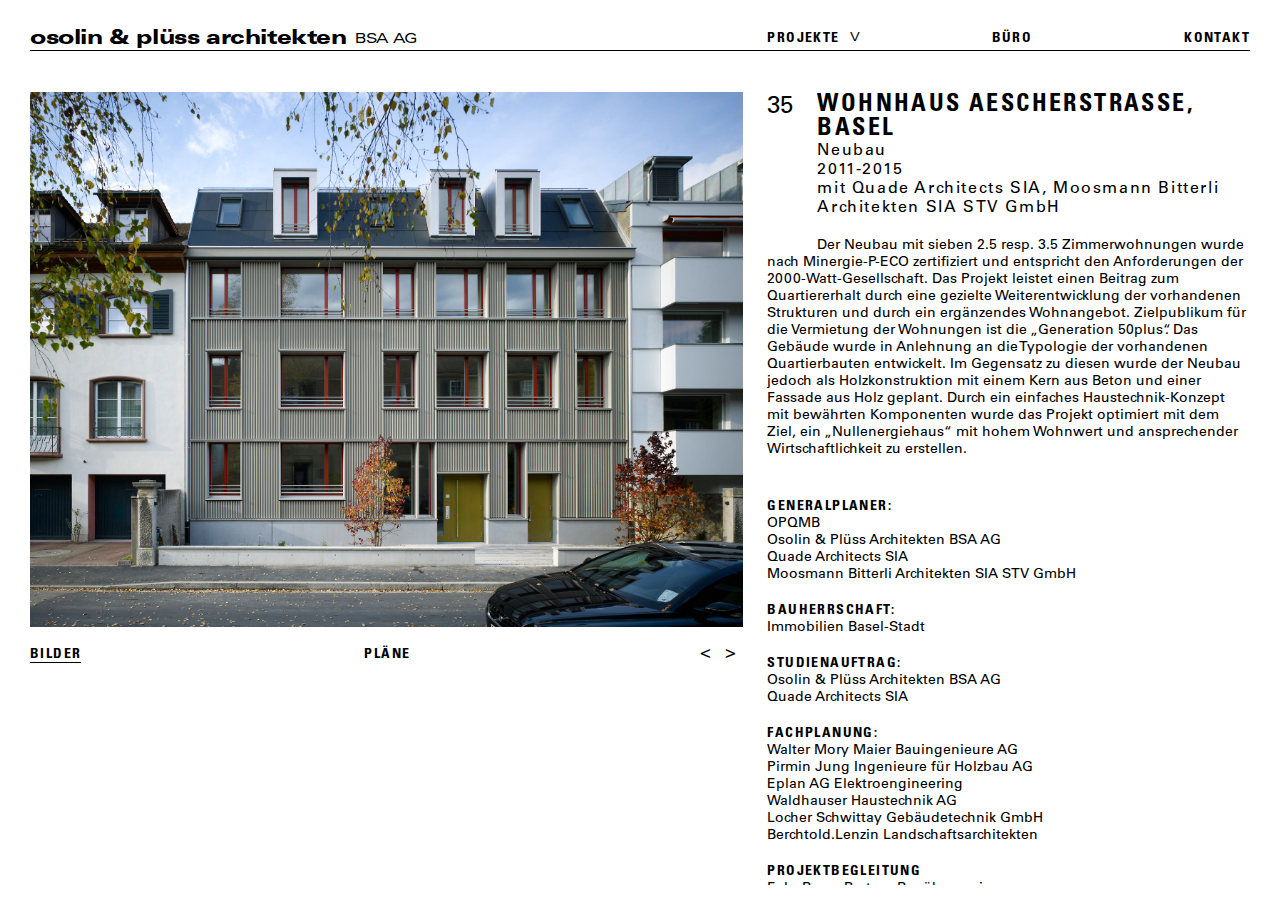
<file: p35.html>
<!DOCTYPE html>
<html lang="de">

<head>
    <meta charset="UTF-8">
    <meta http-equiv="X-UA-Compatible" content="IE=edge">
    <meta name="viewport" content="width=device-width, initial-scale=1.0">

    <link rel="stylesheet" href="./public/css/styles.css">

    <script src="https://ajax.googleapis.com/ajax/libs/jquery/3.6.0/jquery.min.js"></script>
    <script src='./scripts/modernizr-custom.js'></script>

    <title>Aescherstrasse</title>
</head>

<body>
    <div class="main-parent">
        <div class="padding-child">
        </div>
        <div class="header-child">
            <span class="logo-title">
                <span class="logo-bg" title="./index.html">osolin & plüss architekten
                </span>
                <span class="logo-title-add ">BSA AG
                </span>
            </span>
            <div class="header-links">
                <span class="projekt">
                    <p class="clickable-pl">PROJEKTE</p>
                    <p class="triangle">V</p>
                    <p class="closed-list">X</p>
                </span>
                <span class="büro">
                    <p class="clickable" title="./buero.html">BÜRO</p>
                </span>
                <span class="kontakt">
                    <p class="clickable" title="./kontakt.html">KONTAKT</p>
                </span>

                <!-- projekt unten für mobile -->
                
                <!--  -->
            </div>
            <div class="header-links header-links-2">
                <span class="projekt-m">
                    <p class="clickable-pl">PROJEKTE</p>
                    <p class="triangle">V</p>
                    <p class="closed-list">X</p>
                </span>
            </div>

        </div>
        <div class="projectlist-child">
            <div class="projectlist-title-container">
                <div class="list-padding">
                </div>
                <div class="projectlist">
                    <span class="projectlist-title">
                        <p class="clickable clickable-pl">PROJEKTE</p>
                        <p class="closed-list">X</p>
                    </span>
                </div>
            </div>
            <div class="list-container">
                <div class="list-column-on">
                    <span class="list-item">
                        <p class="clickable" title="./p11.html"> 11 Klybeckstrasse </p>
                    </span>
                    <span class="list-item">
                        <p class="clickable" title="./p22.html"> 22 Reformierte Kirche Oberwil </p>
                    </span>
                </div>
                <div class="list-column-on-2">
                    <span class="list-item">
                        <p class="clickable" title="./p35.html"> 35 Aescherstrasse </p>
                    </span>
                    <span class="list-item">
                        <p class="clickable" title="./p40.html"> 40 Musikakademie </p>
                    </span>
                    

                </div>

            </div>
        </div>

        <div class="content-wrapper">
            <div class="content-child">
                <div class="img-section">
                    <div class="img-container">

                        <div class="img-padding-hor-cont">

                            <img class="image" id="img1" src="./public/img/34AES/Bilder/AES 1.jpg" alt="">
                            <img class="image" id="img2" src="./public/img/34AES/Bilder/AES 2.jpg" alt="">
                            <img class="image" id="img3" src="./public/img/34AES/Bilder/AES 3.jpg" alt="">
                            <img class="image" id="img4" src="./public/img/34AES/Bilder/AES 4.jpg" alt="">
                            <img class="image" id="img5" src="./public/img/34AES/Bilder/AES 5.jpg" alt="">
                            <img class="image" id="img6" src="./public/img/34AES/Bilder/AES 6.jpg" alt="">
                            <img class="image" id="img7" src="./public/img/34AES/Bilder/AES 7.jpg" alt="">
                            <img class="image" id="img8" src="./public/img/34AES/Bilder/AES 8.jpg" alt="">
                            <img class="image" id="img9" src="./public/img/34AES/Bilder/AES 9.jpg" alt="">
                            <img class="image" id="img10" src="./public/img/34AES/Bilder/AES 10.jpg" alt="">
                            <img class="image" id="img11" src="./public/img/34AES/Bilder/AES 11.jpg" alt="">
                            <img class="image" id="img12" src="./public/img/34AES/Bilder/AES 12.jpg" alt="">
                            <img class="image" id="img13" src="./public/img/34AES/Bilder/AES 13.jpg" alt="">
                            <img class="image" id="img14" src="./public/img/34AES/Bilder/AES 14.jpg" alt="">
                            <img class="image" id="img15" src="./public/img/34AES/Bilder/AES 15.jpg" alt="">
                            <img class="image" id="img16" src="./public/img/34AES/Bilder/AES 16.jpg" alt="">

                        </div>
                    </div>
                    <div class="plan-container">

                        <div class="img-padding-hor-cont">

                            <img class="image" id="pln1" src="./public/img/34AES/Pläne/AES Plan 1.png" alt="">
                            <img class="image" id="pln2" src="./public/img/34AES/Pläne/AES Plan 2.png" alt="">
                            <img class="image" id="pln3" src="./public/img/34AES/Pläne/AES Plan 3.png" alt="">
                        </div>
                    </div>

                    <div class="buttons-area">
                        <div class="buttons">
                            <span class="button-name" id="img-btn">BILDER</span>
                        </div>
                        <div class="buttons pläne">
                            <span class="button-name" id="pln-btn">PLÄNE</span>
                        </div>
                        <div class="slider-arrows" id="img-arrows">
                            <div class="arrow">
                                <span class="ar-left ar-l-img">&#60;</span>
                            </div>
                            <div class="arrow">
                                <span class="ar-right ar-r-img">&#62;</span>
                            </div>
                        </div>
                        <div class="slider-arrows" id="pln-arrows">
                            <div class="arrow">
                                <span class="ar-left ar-l-pln">&#60;</span>
                            </div>
                            <div class="arrow">
                                <span class="ar-right ar-r-pln">&#62;</span>
                            </div>
                        </div>
                    </div>
                </div>

                <div class="info-section">
                    <div class="project-header">
                        <div class="pr-number">
                            <div class="nr">35</div>
                        </div>
                        <div class="project-info">
                            <p class="project-title">Wohnhaus Aescherstrasse, Basel</p>
                            <p class="add-project-info">Neubau <br>
                                2011-2015 <br>
                                mit Quade Architects SIA, Moosmann Bitterli Architekten SIA STV GmbH
                            </p>
                        </div>
                    </div>
                    <div class="text-container">
                        <p class="project-description">
                            Der Neubau mit sieben 2.5 resp. 3.5 Zimmerwohnungen wurde nach Minergie-P-ECO zertifiziert und entspricht den Anforderungen der 2000-Watt-Gesellschaft. Das Projekt leistet einen Beitrag zum Quartiererhalt durch eine gezielte Weiterentwicklung der vorhandenen Strukturen und durch ein ergänzendes Wohnangebot. Zielpublikum für die Vermietung der Wohnungen ist die „Generation 50plus“. Das Gebäude wurde in Anlehnung an die Typologie der vorhandenen Quartierbauten entwickelt. Im Gegensatz zu diesen wurde der Neubau jedoch als Holzkonstruktion mit einem Kern aus Beton und einer Fassade aus Holz geplant. Durch ein einfaches Haustechnik-Konzept mit bewährten Komponenten wurde das Projekt optimiert mit dem Ziel, ein „Nullenergiehaus“ mit hohem Wohnwert und ansprechender Wirtschaftlichkeit zu erstellen.

                            <div class="credits-area">
                                <p class="credits-title">Generalplaner:
                                </p>
                                <p class="credits">
                                    OPQMB <br> Osolin & Plüss Architekten BSA AG <br> Quade Architects SIA <br> Moosmann Bitterli Architekten SIA STV GmbH
                                </p>
                                <br>
                                <p class="credits-title">Bauherrschaft:
                                </p>
                                <p class="credits">
                                    Immobilien Basel-Stadt 
                                </p>

                                <br>
                                <p class="credits-title">Studienauftrag:
                                </p>
                                <p class="credits">
                                    Osolin & Plüss Architekten BSA AG <br> Quade Architects SIA

                                </p>

                                <br>
                                <p class="credits-title">Fachplanung:
                                </p>
                                <p class="credits">
                                    Walter Mory Maier Bauingenieure AG
                                    <br>
                                    Pirmin Jung Ingenieure für Holzbau AG
                                    <br>
                                    Eplan AG Elektroengineering
                                    <br>
                                    Waldhauser Haustechnik AG
                                    <br>
                                    Locher Schwittay Gebäudetechnik GmbH
                                    <br>
                                    Berchtold.Lenzin Landschaftsarchitekten
                                </p>

                                <br>
                                <p class="credits-title">Projektbegleitung
                                </p>
                                <p class="credits">
                                    Fuhr Buser Partner Bauökonomie
                                    <br>
                                    Institut Energie am Bau, Fachhochschule Nordwestschweiz
                                </p>
                            </p>
                        </div>
                    </div>
                </div>
            </div>
        </div>
        <div class="padding-child-2"></div>
    </div>


</body>

<script type="text/javascript" src='./scripts/projectList.js'></script>
<script type="text/javascript" src='./scripts/slider.js'></script>
<script type='text/javascript' src='./scripts/dynamicpage.js'></script>


</html>
</file>
<file: public/css/styles.css>
@font-face {
    font-family: "Univers";
    src: url("../UniversLTStd/UniversLTStd.otf");
    font-weight: 550;
}

@font-face {
    font-family: "Univers";
    src: url("../UniversLTStd/UniversLTStd-BlackEx.otf");
    font-weight: 730;
}

@font-face {
    font-family: "Univers";
    src: url("../UniversLTStd/UniversLTStd-Ex.otf");
    font-weight: 530;
}

@font-face {
    font-family: "Univers";
    src: url("../UniversLTStd/UniversLTStd-BoldCn.otf");
    font-weight: 670;
}

/* ______________________________________________________________ */


* {
    box-sizing:border-box;
    margin:0;
    padding:0;

    font-family: "Univers";
    max-height:100%;
    max-width:100%;
}

/* main-flex-container__________________ */

.main-parent{
    height:100vh;
    padding:15px;
    padding-left:30px;
    padding-right:30px;
    
    display: flex;
    flex-direction: column;
    
    
}


/* Header_______________________________ */

.header-child{
    width:inherit;
    height: 24px;
    margin-bottom:15px;
    display:flex;
    border-bottom:solid 1px;
}

.logo-title {
    font-weight: 730;
    font-size: 20px;
    letter-spacing: -0.02em;
    color:black;
    flex-basis:300px;
    flex-grow: 2;
    display: inline-block;
    width: 60vw;
}

.logo-title-add {
    font-weight: 530;
    font-size: 14px;
    color:black;
    padding-left:2px;
}

.logo-bg{
    padding:5.5px 0px 2px 0px;
}

.logo-bg:hover{
    cursor: pointer;
}


.header-links{
    flex-basis:300px;
    flex-grow: 1;
    padding-top:4px;
    padding-left:24px;
    display:flex;
}

.header-links-2{
    display:none;
}

.büro {
    font-weight: 670;
    font-size: 14px;
    letter-spacing: 0.1em;
    flex-grow:1;
    text-align: center;   
}

.kontakt {
    font-weight: 670;
    font-size: 14px;
    letter-spacing: 0.1em;
    flex-grow:1;
    text-align: right;
}

.projekt {
    font-weight: 670;
    font-size: 14px;
    letter-spacing: 0.1em;
    flex-grow: 1;
}

.projekt-m {
    display:none;
}


/* Projectübersicht_____________________ */

.projectlist-child {
    width:inherit;
    height:0px;
    background: rgb(255, 255, 255);
    margin-bottom:24px;
    display:flex;
    border-style:solid;
    border-width: 1px;
    border-radius: 3px;
    border-color: rgb(255, 255, 255);
}

.projectlist-title-container{
    width:100%;
    display: none;
    margin-bottom:15px;
    height:24px;
}

.list-padding{
    width:300px;
    flex-grow:2;
}

.projectlist{
    width:300px;
    flex-grow:1;
    padding-left:24px;
    display:flex;
}

.projectlist-title{
    font-weight:670;
    font-size: 14px;
    letter-spacing: 0.1em;
    flex-grow:1;
    border-bottom:solid 1px;
}

.clickable{
    display:inline;
}

.clickable:hover{
    color:blue;
    cursor: pointer;
}

.clickable-pl{
    display: inline;
}

.clickable-pl:hover {
    color: blue;
    cursor: pointer;
}


.closed-list{
    display:none;
    font-weight:530;
    font-size:12px;
    margin-left:10px;
}

.close-list{
    display:inline;
    position: absolute;
}

.close-list:hover {
    color:blue;
    cursor:pointer;
}


.triangle{
    position:absolute;
    display:inline;
    font-size:12px;
    font-weight:530;
    height:14px;
    margin-left:10px;
}

.triangle:hover {
    color:blue;
}


.list-container{
    display:none;
}

/* geöffnete Projektliste______ */

.list-container-on{
    display:flex;
}

.projectlist-title-on{
    flex-grow:1;
    border:0;
}

.projectlist-child-on{
    height:55px;
    flex-direction: column;
    padding-top:12px;
}

.list-container-on{
    flex-grow:1;
    border-bottom: solid 1px;
    display:flex;
}

.list-column-on{
    flex-grow:2;
    width:300px;
}

.list-column-on-2{
    flex-grow: 1;
    width:300px;
    padding-left:24px;
}

.list-item{
    font-weight:670;
    font-size: 14px;
    letter-spacing: 0.1em;
    line-height: 20px;
    display:block;
    text-transform: uppercase;
}

.active-project{
    color:blue;
}



/* Projektbox___________________________________ */

.content-wrapper{
    height: 200px;
    flex-grow:1;
    display:flex;
    flex-wrap: wrap;
}


.content-child {
    width:inherit;
    flex-grow:1;
    display:flex;
    flex-wrap: wrap;
    border-color: rgb(255, 255, 255);
}

/* Bildbereich__________*/

.img-section{
    flex-basis:300px;
    flex-grow: 2;
    max-height:100%;
    display:flex;
    flex-direction: column;
    justify-content:space-between;
}

.img-container{
    max-height: calc(100% - 24px);
    display: flex;
}


.plan-container {
    max-height: calc(100% - 24px);
    display: none;
}


.img-index{
    height:85vh;
}

/* SLIDER CSS_______________________________________________ */
/* _____max Bildanzahl an Klassen vorhanden___ */
#img1{

}

#img2 {
    display:none;
}

#img3 {
    display:none;
}

#img4 {
    display:none;
}

#img5 {
    display:none;
}

#img6 {
    display:none;
}

#img7 {
    display: none;
}

#img8 {
    display: none;
}

#img9 {
    display: none;
}

#img10 {
    display: none;
}

#img11 {
    display: none;
}

#img12 {
    display: none;
}

#img13 {
    display: none;
}

#img14 {
    display: none;
}

#img15 {
    display: none;
}

#img16 {
    display: none;
}

#img17 {
    display: none;
}

#img18 {
    display: none;
}

#img19 {
    display: none;
}

#img20 {
    display: none;
}



/* _____max Plananzahl an Klassen vorhanden___ */

#pln1 {

}

#pln2 {
    display: none;
}

#pln3 {
    display: none;
}

#pln4 {
    display: none;
}

#pln5 {
    display: none;
}

#pln6 {
    display: none;
}

#pln7 {
    display: none;
}

#pln8 {
    display: none;
}

#pln9 {
    display: none;
}

#pln10 {
    display: none;
}

#pln11 {
    display: none;
}

#pln12 {
    display: none;
}

#pln13 {
    display: none;
}

#pln14 {
    display: none;
}

#pln15 {
    display: none;
}

#pln16 {
    display: none;
}

#pln17 {
    display: none;
}

#pln18 {
    display: none;
}

#pln19 {
    display: none;
}

#pln20 {
    display: none;
}
/* ____________________________________________________________________ */

/* Buttons_________ */

.buttons-area {
    flex-grow:1;
    display:flex;
    /* height: 24px; */
    min-height:24px;
    font-weight: 630;
    font-size: 14px;
    letter-spacing: 0.1em;  
}

.buttons{
    flex-grow:1;
    padding-top:14px;
    text-align:left;
}


#img-btn{
    border-bottom: solid 1px;
}

.button-name:hover{
    color:blue;
    cursor: pointer;
}

.slider-arrows{
    width:50px;
    display:flex;
}

#pln-arrows{
    display:none;
}

.arrow{
    flex-grow:1;
    text-align:center;
    padding-top:10px;
    font-weight:530;
    font-size:18px;
}

.ar-right:hover{
        color:blue;
        cursor: pointer;
}

.ar-left:hover {
    color: blue;
    cursor: pointer;
}

/* Textbereich_____________________________ */
.info-section{
    max-height:100%;
    flex-grow:1; 
    flex-basis:300px;
    overflow:scroll;
    font-weight: 550;
    padding:2px 0px 20px 24px;
}

.project-header{
    display:flex;
}

.pr-number{
    width:50px;
    min-width:50px;
}

.nr{
    font-size: 24px;
    padding-right:6px;
}

.project-info{
    flex-grow:1;
}

.project-title{
    font-weight: 670;
    font-size: 24px;
    letter-spacing: 0.1em;
    line-height:24px;
    text-transform: uppercase;
}

.add-project-info{
    letter-spacing: 0.1em;
    margin-bottom: 20px;
}

.project-description{
    text-indent:50px;
    font-size:14px;
}

.credits-area{
    padding-left:0px;
    padding-top:40px;
    padding-bottom:40px;
}

.credits-title{
    font-weight: 670;
    font-size:14px;
    letter-spacing: 0.1em;
    text-transform: uppercase;
}

.credits{
    font-size:14px;
}

/*  padding_______________ */

.padding-child{
    height: 18px;
}
.padding-child {
    height: 12px;
}





/* ___________________SMALL DEVICES_____________________________ */

@media screen and (max-width: 850px) {

    .header-child{
        display: unset;
        height: 74px;
    }

    .logo-title{
        flex-basis: unset;
        flex-grow: unset;
        width: 100vw;

        font-size: 16px;
        border-bottom: solid 1px;
    }

    .logo-title-add {
        font-size: 10px;
    }

    .header-links {
        /* display:inline; */
        padding-left: 0px;
        padding-top:12px;

    }

    .header-links-2{
        display:unset;
    }

    .triangle{
        margin-top: 2px;
    }

    .closed-list{
        margin-top:2px;
    }

    .projekt {
        display: none;
    }
    
    .büro{
        display:inline;
        float:left;
        text-align: left;

    }

    .kontakt{
    
    }

    .projekt-m{
        display: inline;
        font-weight: 670;
        font-size: 14px;
        letter-spacing: 0.1em;
    }



    /* Projektliste________________________________ */

    .projectlist-child{
        margin-bottom:0;
    }

    .projectlist-child-on{
        padding-top:0;
    }

    .list-container-on{
        display:unset;
        overflow-y: scroll;
        margin-bottom:16px;
        padding-bottom:16px;
        
    }

    .list-column-on, .list-column-on-2 {
        display:block;
        width:unset;
        padding-left:0;
    }

    .list-column-on-2{
        margin-top:3px;
    }



    /* __________img-section________________ */

    .content-wrapper{
    }

    .content-child{
        flex-direction: column;
        flex-wrap: unset;
        overflow-y: scroll;
    }

    .img-section{
        margin-bottom:20px;
        flex-grow:unset;
        flex-basis:unset;
    }

    .info-section{
        padding:unset;
        padding-top: 10px;
        overflow:unset;
    }

}
</file>
